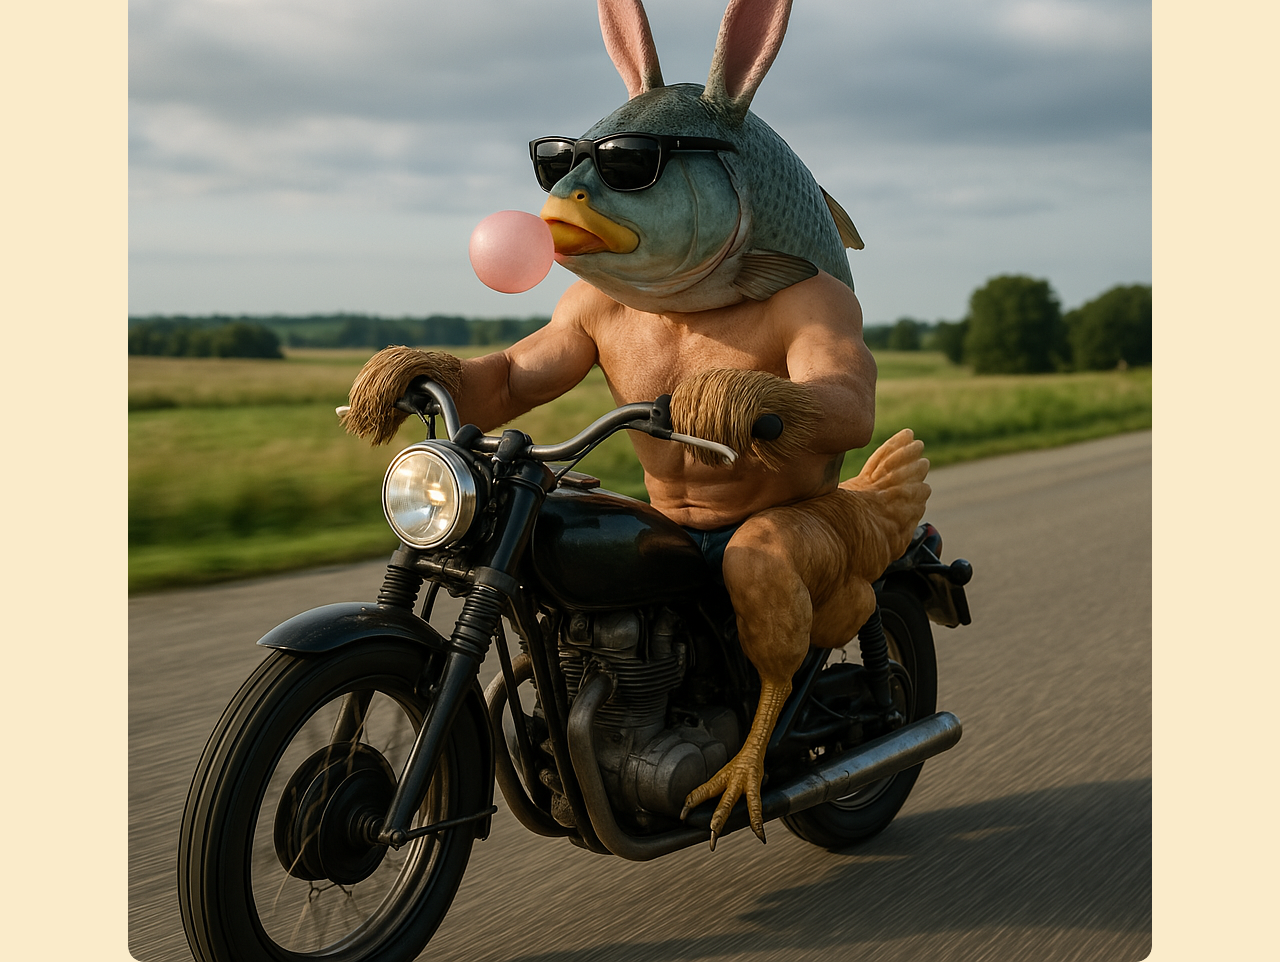
<file: index.html>
<!DOCTYPE html>
<html lang="en">
  <head>
    <meta charset="UTF-8" />
    <meta name="viewport" content="width=device-width, initial-scale=1.0" />
    <title>fishman</title>
    <style>
      body {
        margin: 0;
        padding: 0;
        background-color: #faebca;
        display: flex;
        justify-content: center;
        align-items: center;
        height: 100vh;
        overflow: hidden;
      }

      .image-container {
        position: relative;
        display: flex;
        justify-content: center;
        align-items: center;
      }

      .image {
        position: absolute;
        border-radius: 16px;
        clip-path: inset(0% round 16px / 16px);
        -webkit-clip-path: inset(0% round 16px / 16px);
      }

      #img1 {
        animation: pulse1 8s infinite ease-in-out;
      }

      #img2 {
        animation: pulse2 8s infinite ease-in-out;
      }

      @keyframes pulse1 {
        0%,
        100% {
          opacity: 1;
        }
        50% {
          opacity: 0;
        }
      }

      @keyframes pulse2 {
        0%,
        100% {
          opacity: 0;
        }
        50% {
          opacity: 1;
        }
      }
    </style>
  </head>
  <body>
    <div class="image-container">
      <img src="img1.png" alt="Image 1" id="img1" class="image" />
      <img src="img2.png" alt="Image 2" id="img2" class="image" />
    </div>
  </body>
</html>
</file>
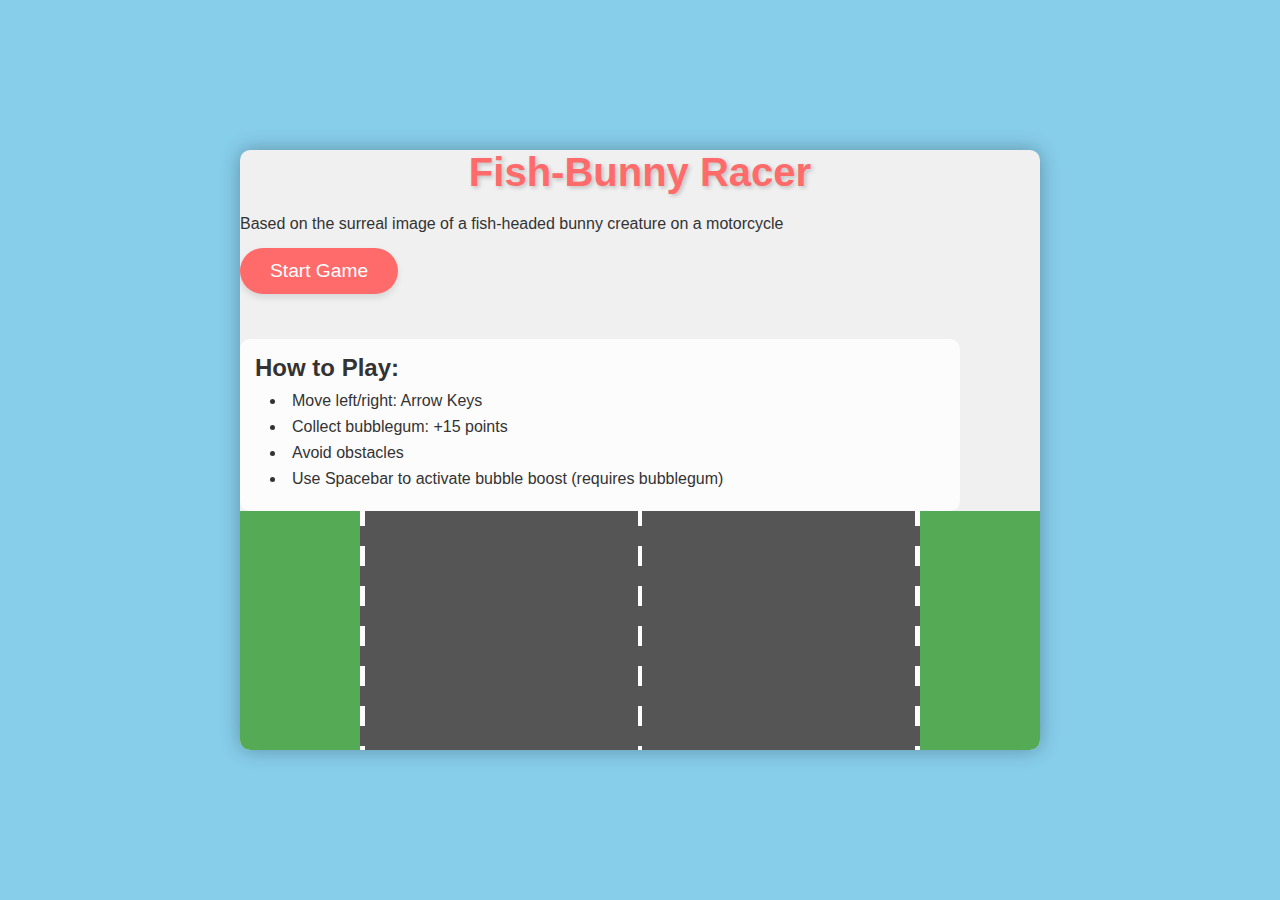
<file: game/index.html>
<!DOCTYPE html>
<html lang="en">
  <head>
    <meta charset="UTF-8" />
    <meta name="viewport" content="width=device-width, initial-scale=1.0" />
    <title>Fish-Bunny Racer</title>
    <link rel="stylesheet" href="css/style.css" />
  </head>
  <body>
    <div class="game-container">
      <!-- Game Title Screen -->
      <div id="title-screen">
        <h1>Fish-Bunny Racer</h1>
        <p>
          Based on the surreal image of a fish-headed bunny creature on a
          motorcycle
        </p>
        <button id="start-button">Start Game</button>
        <div class="instructions">
          <h2>How to Play:</h2>
          <ul>
            <li>Move left/right: Arrow Keys</li>
            <li>Collect bubblegum: +15 points</li>
            <li>Avoid obstacles</li>
            <li>Use Spacebar to activate bubble boost (requires bubblegum)</li>
          </ul>
        </div>
      </div>

      <!-- Main Game Canvas -->
      <canvas id="game-canvas"></canvas>

      <!-- Game UI Overlay -->
      <div id="game-ui">
        <div id="score">Score: 0</div>
        <div id="lives">Lives: 3</div>
        <div id="bubblegum">Bubblegum: 0</div>
      </div>

      <!-- Game Over Screen -->
      <div id="game-over">
        <h1>Game Over!</h1>
        <p>Your final score: <span id="final-score">0</span></p>
        <button id="restart-button">Play Again</button>
      </div>
    </div>

    <script src="js/game.js"></script>
  </body>
</html>
</file>
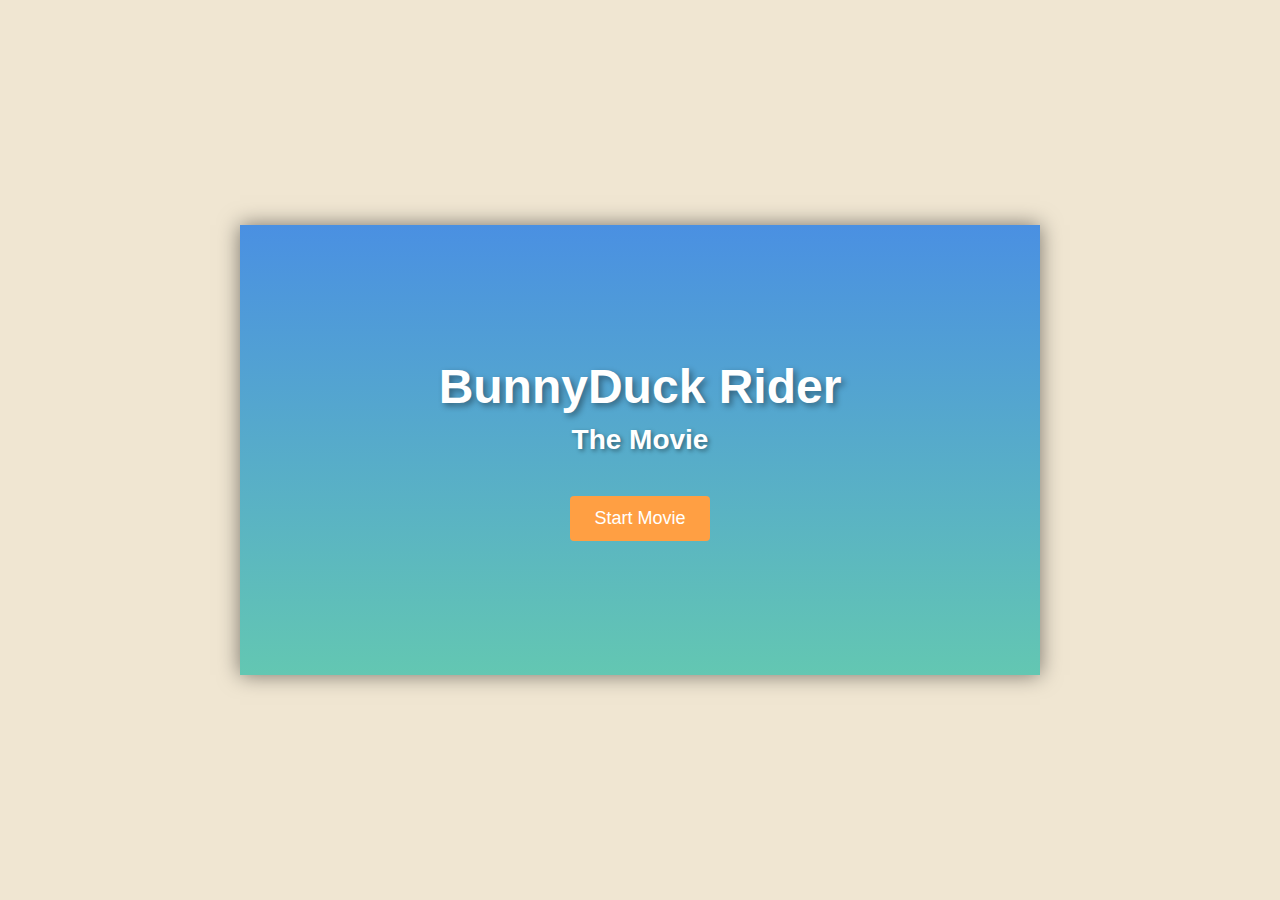
<file: movie/index.html>
<!DOCTYPE html>
<html lang="en">
  <head>
    <meta charset="UTF-8" />
    <meta name="viewport" content="width=device-width, initial-scale=1.0" />
    <title>BunnyDuck Rider: The Movie</title>
    <link rel="stylesheet" href="css/style.css" />
  </head>
  <body>
    <div class="movie-container">
      <div id="title-screen" class="scene">
        <h1>BunnyDuck Rider</h1>
        <h2>The Movie</h2>
        <button id="start-btn">Start Movie</button>
      </div>

      <div id="movie-screen" class="scene hidden">
        <div id="animation-container">
          <div id="rider" class="character"></div>
          <div id="background"></div>
          <div id="road"></div>
        </div>
        <div class="controls">
          <button id="pause-btn">Pause</button>
          <button id="restart-btn">Restart</button>
        </div>
      </div>

      <div id="credits-screen" class="scene hidden">
        <h2>Credits</h2>
        <p>Starring: BunnyDuck Rider</p>
        <p>Created with HTML5, CSS and JavaScript</p>
        <button id="back-to-start-btn">Back to Start</button>
      </div>
    </div>

    <script src="js/script.js"></script>
  </body>
</html>
</file>
<file: game/css/style.css>
* {
  margin: 0;
  padding: 0;
  box-sizing: border-box;
}

body {
  font-family: "Arial", sans-serif;
  background-color: #87ceeb;
  display: flex;
  justify-content: center;
  align-items: center;
  min-height: 100vh;
  color: #333;
}

.game-container {
  width: 800px;
  height: 600px;
  position: relative;
  overflow: hidden;
  box-shadow: 0 0 20px rgba(0, 0, 0, 0.3);
  border-radius: 10px;
  background-color: #f0f0f0;
}

.screen {
  position: absolute;
  width: 100%;
  height: 100%;
  display: flex;
  flex-direction: column;
  justify-content: center;
  align-items: center;
  padding: 20px;
  background-color: rgba(255, 255, 255, 0.9);
  z-index: 10;
}

.hidden {
  display: none !important;
}

h1 {
  font-size: 2.5rem;
  color: #ff6b6b;
  margin-bottom: 20px;
  text-shadow: 2px 2px 4px rgba(0, 0, 0, 0.2);
  text-align: center;
}

button {
  padding: 12px 30px;
  font-size: 1.2rem;
  background-color: #ff6b6b;
  color: white;
  border: none;
  border-radius: 30px;
  cursor: pointer;
  margin: 15px 0;
  transition: all 0.3s ease;
  box-shadow: 0 4px 6px rgba(0, 0, 0, 0.1);
}

button:hover {
  background-color: #ff8e8e;
  transform: translateY(-2px);
  box-shadow: 0 6px 8px rgba(0, 0, 0, 0.15);
}

button:active {
  transform: translateY(0);
  box-shadow: 0 2px 4px rgba(0, 0, 0, 0.1);
}

.instructions {
  margin-top: 30px;
  background-color: rgba(255, 255, 255, 0.8);
  border-radius: 10px;
  padding: 15px;
  max-width: 90%;
}

.instructions h2 {
  font-size: 1.5rem;
  margin-bottom: 10px;
  color: #333;
}

.instructions ul {
  list-style-position: inside;
  padding-left: 15px;
}

.instructions li {
  margin: 8px 0;
  font-size: 1rem;
}

canvas {
  background-color: #87ceeb;
  width: 100%;
  height: 100%;
  display: block;
}

.game-ui {
  position: absolute;
  top: 10px;
  left: 10px;
  background-color: rgba(255, 255, 255, 0.7);
  padding: 10px;
  border-radius: 10px;
  font-size: 1.2rem;
  font-weight: bold;
}

.score-container,
.lives-container,
.bubblegum-container {
  margin: 5px 0;
}

.final-score {
  font-size: 1.8rem;
  margin: 15px 0;
  font-weight: bold;
}

@media (max-width: 820px) {
  .game-container {
    width: 95%;
    height: 500px;
  }

  h1 {
    font-size: 2rem;
  }
}
</file>
<file: movie/css/style.css>
* {
  margin: 0;
  padding: 0;
  box-sizing: border-box;
}

body {
  font-family: "Arial", sans-serif;
  background-color: #f0e6d2;
  color: #333;
  display: flex;
  justify-content: center;
  align-items: center;
  min-height: 100vh;
  overflow: hidden;
}

.movie-container {
  width: 100%;
  max-width: 800px;
  height: 450px;
  background-color: #000;
  position: relative;
  overflow: hidden;
  box-shadow: 0 0 20px rgba(0, 0, 0, 0.5);
}

.scene {
  position: absolute;
  width: 100%;
  height: 100%;
  display: flex;
  flex-direction: column;
  justify-content: center;
  align-items: center;
  transition: opacity 0.5s ease;
}

.hidden {
  display: none;
}

#title-screen {
  background-image: linear-gradient(to bottom, #4a90e2, #63c7b2);
  color: white;
  text-align: center;
}

#title-screen h1 {
  font-size: 48px;
  margin-bottom: 10px;
  text-shadow: 3px 3px 6px rgba(0, 0, 0, 0.4);
}

#title-screen h2 {
  font-size: 28px;
  margin-bottom: 40px;
  text-shadow: 2px 2px 4px rgba(0, 0, 0, 0.4);
}

button {
  padding: 12px 24px;
  font-size: 18px;
  background-color: #ff9f43;
  color: white;
  border: none;
  border-radius: 4px;
  cursor: pointer;
  transition: background-color 0.3s;
}

button:hover {
  background-color: #f39422;
}

#movie-screen {
  background-color: #81ecec;
}

#animation-container {
  position: relative;
  width: 100%;
  height: 80%;
  overflow: hidden;
}

#background {
  position: absolute;
  width: 200%;
  height: 100%;
  top: 0;
  background: url("../images/background.svg") repeat-x;
  background-size: auto 100%;
  animation: scrollBackground 20s linear infinite;
}

#road {
  position: absolute;
  width: 200%;
  height: 30%;
  bottom: 0;
  background: url("../images/road.svg") repeat-x;
  background-size: auto 100%;
  animation: scrollRoad 5s linear infinite;
}

#rider {
  position: absolute;
  width: 150px;
  height: 150px;
  bottom: 30%;
  left: 50px;
  background: url("../images/rider.svg") no-repeat;
  background-size: contain;
  z-index: 10;
  animation: riderMovement 2s infinite;
}

.controls {
  position: absolute;
  bottom: 20px;
  width: 100%;
  display: flex;
  justify-content: center;
  gap: 20px;
}

#credits-screen {
  background-color: #2c3e50;
  color: white;
  text-align: center;
}

#credits-screen h2 {
  font-size: 36px;
  margin-bottom: 20px;
}

#credits-screen p {
  font-size: 18px;
  margin-bottom: 10px;
}

#credits-screen button {
  margin-top: 30px;
}

@keyframes scrollBackground {
  from {
    transform: translateX(0);
  }
  to {
    transform: translateX(-50%);
  }
}

@keyframes scrollRoad {
  from {
    transform: translateX(0);
  }
  to {
    transform: translateX(-50%);
  }
}

@keyframes riderMovement {
  0%,
  100% {
    transform: translateY(0);
  }
  50% {
    transform: translateY(-10px);
  }
}
</file>
